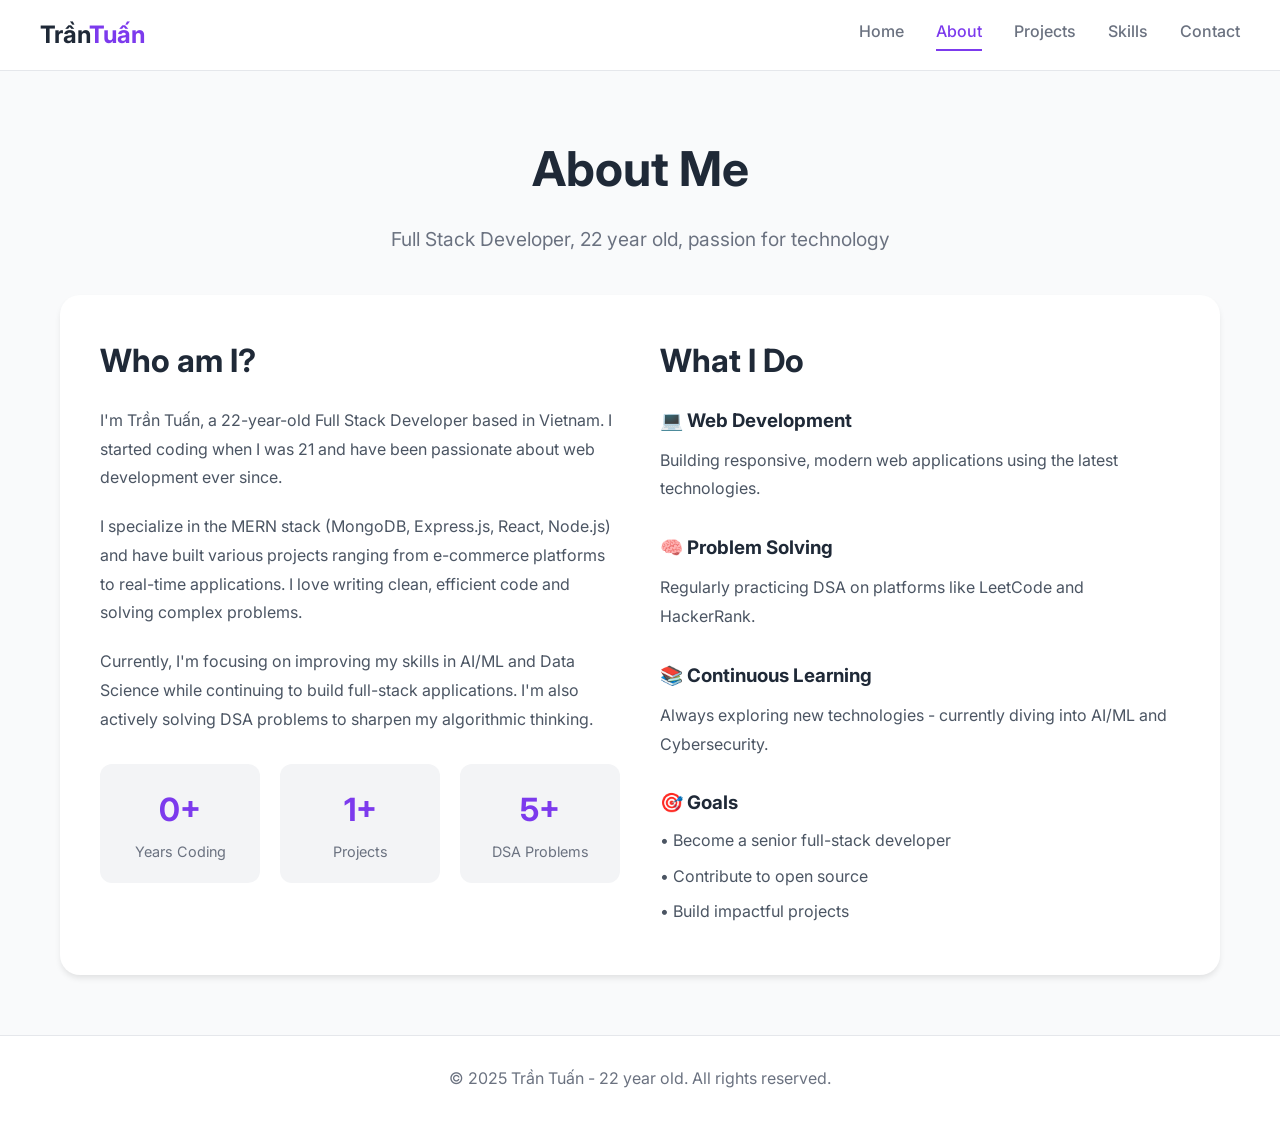
<file: about.html>
<!DOCTYPE html>
<html lang="en">
<head>
    <meta charset="UTF-8">
    <meta name="viewport" content="width=device-width, initial-scale=1.0">
    <title>About | Trần Tuấn</title>
    
    <!-- Font Awesome -->
    <link rel="stylesheet" href="https://cdnjs.cloudflare.com/ajax/libs/font-awesome/6.4.0/css/all.min.css">
    
    <!-- Google Fonts -->
    <link href="https://fonts.googleapis.com/css2?family=Inter:wght@300;400;500;600;700;800&display=swap" rel="stylesheet">
    
    <!-- CSS thuần -->
    <link rel="stylesheet" href="css/style.css">
</head>
<body>
    <!-- Navigation -->
    <nav class="navbar">
        <div class="nav-container">
            <a href="index.html" class="logo">Trần<span>Tuấn</span></a>
            <div class="nav-links">
                <a href="index.html">Home</a>
                <a href="about.html" class="active">About</a>
                <a href="projects.html">Projects</a>
                <a href="skills.html">Skills</a>
                <a href="contact.html">Contact</a>
            </div>
        </div>
    </nav>

    <!-- Main Content -->
    <div class="container">
        <div class="page-header">
            <h1>About Me</h1>
            <p class="subtitle">Full Stack Developer, 22 year old, passion for technology</p>
        </div>

        <div class="about-section">
            <div class="about-grid">
                <div class="about-content">
                    <h2>Who am I?</h2>
                    <p>
                        I'm Trần Tuấn, a 22-year-old Full Stack Developer based in Vietnam. 
                        I started coding when I was 21 and have been passionate about web development ever since.
                    </p>
                    <p>
                        I specialize in the MERN stack (MongoDB, Express.js, React, Node.js) and have built 
                        various projects ranging from e-commerce platforms to real-time applications. 
                        I love writing clean, efficient code and solving complex problems.
                    </p>
                    <p>
                        Currently, I'm focusing on improving my skills in AI/ML and Data Science while 
                        continuing to build full-stack applications. I'm also actively solving DSA problems 
                        to sharpen my algorithmic thinking.
                    </p>

                    <div class="about-stats">
                        <div class="stat-item">
                            <div class="stat-number">0+</div>
                            <div class="stat-label">Years Coding</div>
                        </div>
                        <div class="stat-item">
                            <div class="stat-number">1+</div>
                            <div class="stat-label">Projects</div>
                        </div>
                        <div class="stat-item">
                            <div class="stat-number">5+</div>
                            <div class="stat-label">DSA Problems</div>
                        </div>
                    </div>
                </div>

                <div class="about-content">
                    <h2>What I Do</h2>
                    
                    <div style="margin-bottom: 30px;">
                        <h3 style="color: #1f2937; margin-bottom: 10px;">💻 Web Development</h3>
                        <p style="color: #4b5563;">Building responsive, modern web applications using the latest technologies.</p>
                    </div>

                    <div style="margin-bottom: 30px;">
                        <h3 style="color: #1f2937; margin-bottom: 10px;">🧠 Problem Solving</h3>
                        <p style="color: #4b5563;">Regularly practicing DSA on platforms like LeetCode and HackerRank.</p>
                    </div>

                    <div style="margin-bottom: 30px;">
                        <h3 style="color: #1f2937; margin-bottom: 10px;">📚 Continuous Learning</h3>
                        <p style="color: #4b5563;">Always exploring new technologies - currently diving into AI/ML and Cybersecurity.</p>
                    </div>

                    <div>
                        <h3 style="color: #1f2937; margin-bottom: 10px;">🎯 Goals</h3>
                        <ul style="list-style: none; color: #4b5563;">
                            <li style="margin-bottom: 10px;">• Become a senior full-stack developer</li>
                            <li style="margin-bottom: 10px;">• Contribute to open source</li>
                            <li style="margin-bottom: 10px;">• Build impactful projects</li>
                        </ul>
                    </div>
                </div>
            </div>
        </div>
    </div>

    <!-- Footer -->
    <footer class="footer">
        <div class="container">
            <p>© 2025 Trần Tuấn - 22 year old. All rights reserved.</p>
        </div>
    </footer>
</body>
</html>
</file>
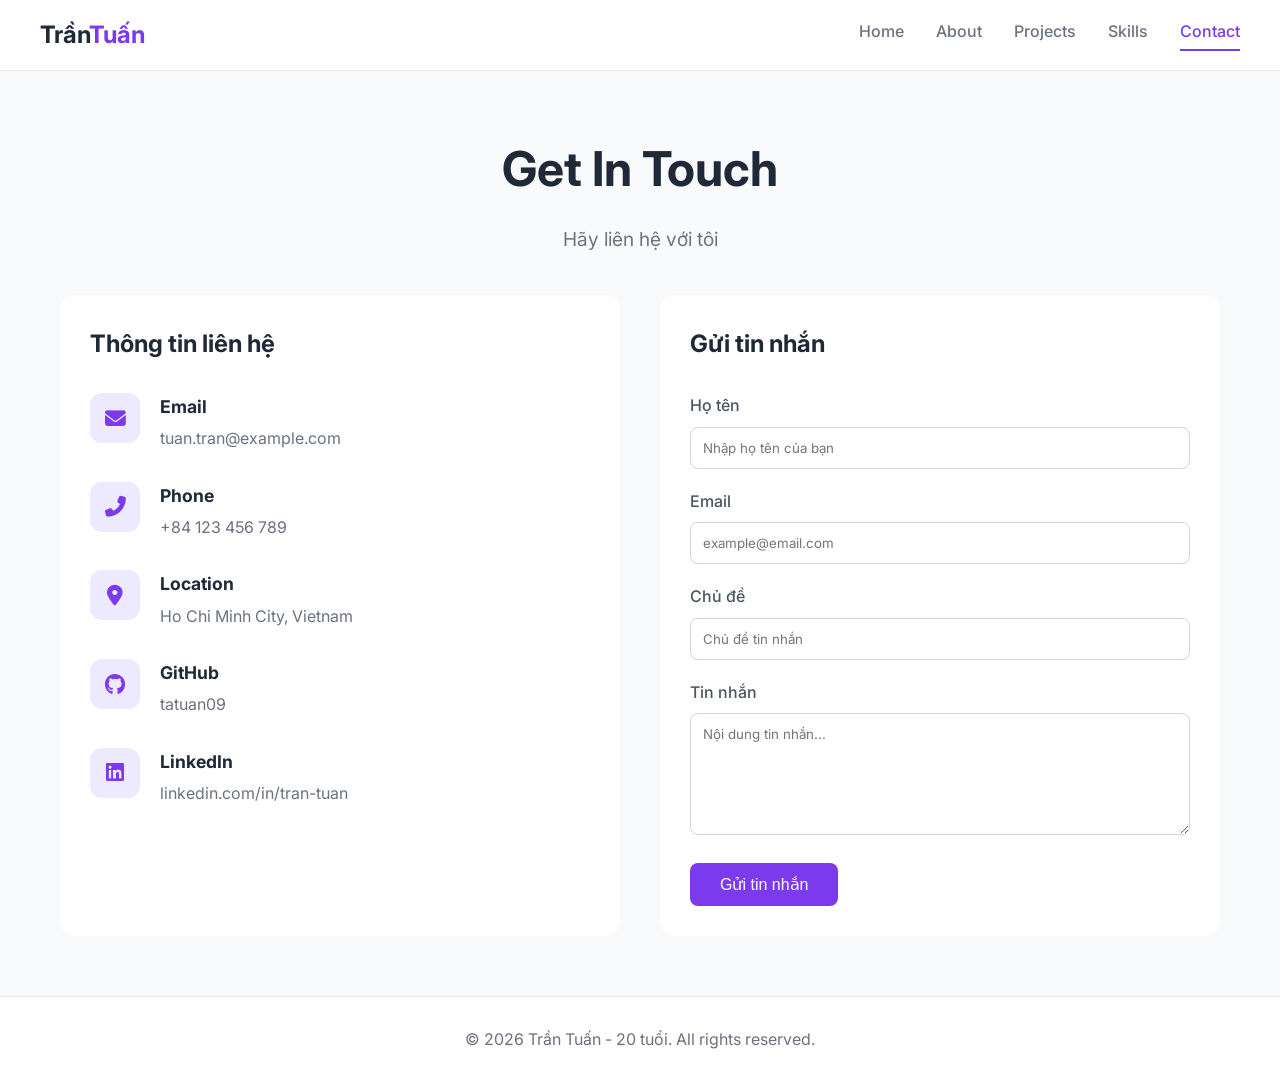
<file: contact.html>
<!DOCTYPE html>
<html lang="en">
<head>
    <meta charset="UTF-8">
    <meta name="viewport" content="width=device-width, initial-scale=1.0">
    <title>Contact | Trần Tuấn</title>
    
    <link rel="stylesheet" href="https://cdnjs.cloudflare.com/ajax/libs/font-awesome/6.4.0/css/all.min.css">
    <link href="https://fonts.googleapis.com/css2?family=Inter:wght@300;400;500;600;700;800&display=swap" rel="stylesheet">
    <link rel="stylesheet" href="css/style.css">
</head>
<body>
    <nav class="navbar">
        <div class="nav-container">
            <a href="index.html" class="logo">Trần<span>Tuấn</span></a>
            <div class="nav-links">
                <a href="index.html">Home</a>
                <a href="about.html">About</a>
                <a href="projects.html">Projects</a>
                <a href="skills.html">Skills</a>
                <a href="contact.html" class="active">Contact</a>
            </div>
        </div>
    </nav>

    <div class="container">
        <div class="page-header">
            <h1>Get In Touch</h1>
            <p class="subtitle">Hãy liên hệ với tôi</p>
        </div>

        <div class="contact-grid">
            <!-- Contact Info -->
            <div class="contact-info">
                <h2 style="font-size: 24px; margin-bottom: 30px; color: #1f2937;">Thông tin liên hệ</h2>
                
                <div class="info-item">
                    <div class="info-icon"><i class="fas fa-envelope"></i></div>
                    <div class="info-content">
                        <h3>Email</h3>
                        <p>tuan.tran@example.com</p>
                    </div>
                </div>

                <div class="info-item">
                    <div class="info-icon"><i class="fas fa-phone-alt"></i></div>
                    <div class="info-content">
                        <h3>Phone</h3>
                        <p>+84 123 456 789</p>
                    </div>
                </div>

                <div class="info-item">
                    <div class="info-icon"><i class="fas fa-map-marker-alt"></i></div>
                    <div class="info-content">
                        <h3>Location</h3>
                        <p>Ho Chi Minh City, Vietnam</p>
                    </div>
                </div>

                <div class="info-item">
                    <div class="info-icon"><i class="fab fa-github"></i></div>
                    <div class="info-content">
                        <h3>GitHub</h3>
                        <p><github class="com">
                        <tatuan09>tatuan09</tatuan09></p>
                    </div>
                </div>

                <div class="info-item">
                    <div class="info-icon"><i class="fab fa-linkedin"></i></div>
                    <div class="info-content">
                        <h3>LinkedIn</h3>
                        <p>linkedin.com/in/tran-tuan</p>
                    </div>
                </div>
            </div>

            <!-- Contact Form -->
            <div class="contact-form">
                <h2 style="font-size: 24px; margin-bottom: 30px; color: #1f2937;">Gửi tin nhắn</h2>
                
                <form id="contactForm">
                    <div class="form-group">
                        <label for="name">Họ tên</label>
                        <input type="text" id="name" name="name" required placeholder="Nhập họ tên của bạn">
                    </div>

                    <div class="form-group">
                        <label for="email">Email</label>
                        <input type="email" id="email" name="email" required placeholder="example@email.com">
                    </div>

                    <div class="form-group">
                        <label for="subject">Chủ đề</label>
                        <input type="text" id="subject" name="subject" placeholder="Chủ đề tin nhắn">
                    </div>

                    <div class="form-group">
                        <label for="message">Tin nhắn</label>
                        <textarea id="message" name="message" rows="6" required placeholder="Nội dung tin nhắn..."></textarea>
                    </div>

                    <button type="submit" class="btn">Gửi tin nhắn</button>
                </form>
            </div>
        </div>
    </div>

    <footer class="footer">
        <div class="container">
            <p>© 2026 Trần Tuấn - 20 tuổi. All rights reserved.</p>
        </div>
    </footer>

    <script>
        document.getElementById('contactForm').addEventListener('submit', function(e) {
            e.preventDefault();
            alert('Cảm ơn bạn đã liên hệ! Tôi sẽ phản hồi sớm nhất.');
            this.reset();
        });
    </script>
</body>
</html>
</file>
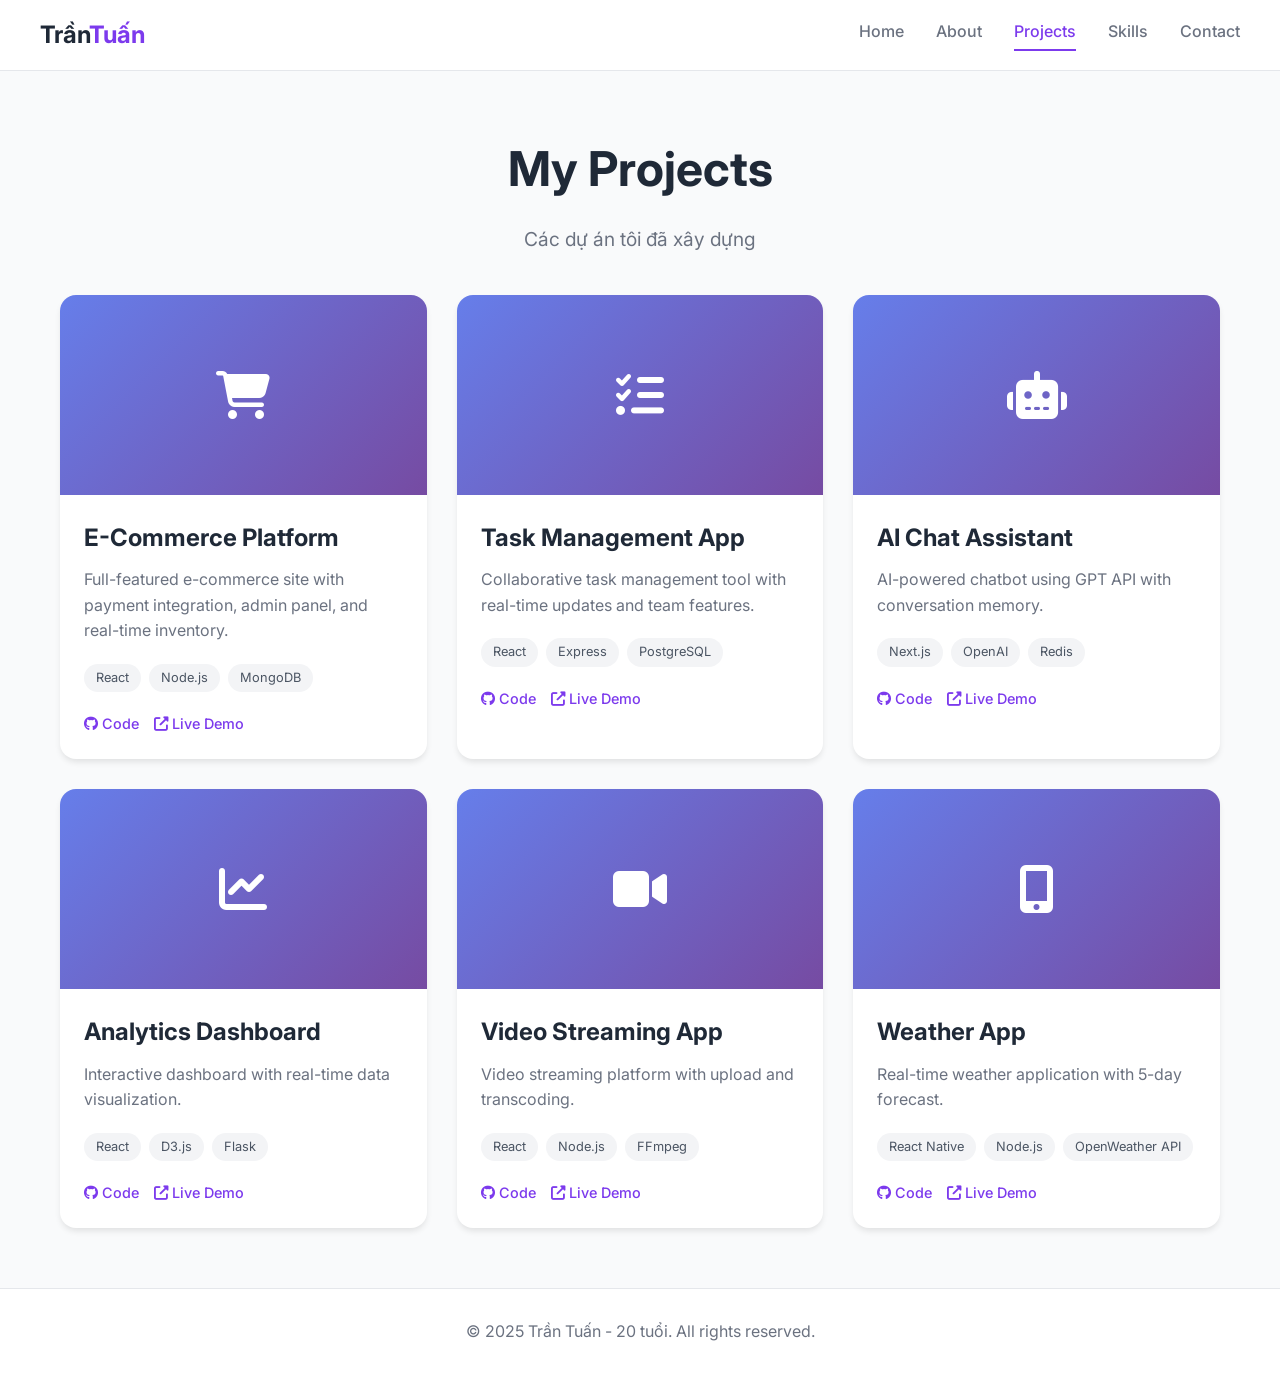
<file: projects.html>
<!DOCTYPE html>
<html lang="en">
<head>
    <meta charset="UTF-8">
    <meta name="viewport" content="width=device-width, initial-scale=1.0">
    <title>Projects | Trần Tuấn</title>
    
    <link rel="stylesheet" href="https://cdnjs.cloudflare.com/ajax/libs/font-awesome/6.4.0/css/all.min.css">
    <link href="https://fonts.googleapis.com/css2?family=Inter:wght@300;400;500;600;700;800&display=swap" rel="stylesheet">
    <link rel="stylesheet" href="css/style.css">
</head>
<body>
    <nav class="navbar">
        <div class="nav-container">
            <a href="index.html" class="logo">Trần<span>Tuấn</span></a>
            <div class="nav-links">
                <a href="index.html">Home</a>
                <a href="about.html">About</a>
                <a href="projects.html" class="active">Projects</a>
                <a href="skills.html">Skills</a>
                <a href="contact.html">Contact</a>
            </div>
        </div>
    </nav>

    <div class="container">
        <div class="page-header">
            <h1>My Projects</h1>
            <p class="subtitle">Các dự án tôi đã xây dựng</p>
        </div>

        <div class="projects-grid">
            <!-- Project 1 -->
            <div class="project-card">
                <div class="project-image">
                    <i class="fas fa-shopping-cart"></i>
                </div>
                <div class="project-content">
                    <h3>E-Commerce Platform</h3>
                    <p>Full-featured e-commerce site with payment integration, admin panel, and real-time inventory.</p>
                    <div class="tech-stack">
                        <span class="tech-tag">React</span>
                        <span class="tech-tag">Node.js</span>
                        <span class="tech-tag">MongoDB</span>
                    </div>
                    <div class="project-links">
                        <a href="#"><i class="fab fa-github"></i> Code</a>
                        <a href="#"><i class="fas fa-external-link-alt"></i> Live Demo</a>
                    </div>
                </div>
            </div>

            <!-- Project 2 -->
            <div class="project-card">
                <div class="project-image">
                    <i class="fas fa-tasks"></i>
                </div>
                <div class="project-content">
                    <h3>Task Management App</h3>
                    <p>Collaborative task management tool with real-time updates and team features.</p>
                    <div class="tech-stack">
                        <span class="tech-tag">React</span>
                        <span class="tech-tag">Express</span>
                        <span class="tech-tag">PostgreSQL</span>
                    </div>
                    <div class="project-links">
                        <a href="#"><i class="fab fa-github"></i> Code</a>
                        <a href="#"><i class="fas fa-external-link-alt"></i> Live Demo</a>
                    </div>
                </div>
            </div>

            <!-- Project 3 -->
            <div class="project-card">
                <div class="project-image">
                    <i class="fas fa-robot"></i>
                </div>
                <div class="project-content">
                    <h3>AI Chat Assistant</h3>
                    <p>AI-powered chatbot using GPT API with conversation memory.</p>
                    <div class="tech-stack">
                        <span class="tech-tag">Next.js</span>
                        <span class="tech-tag">OpenAI</span>
                        <span class="tech-tag">Redis</span>
                    </div>
                    <div class="project-links">
                        <a href="#"><i class="fab fa-github"></i> Code</a>
                        <a href="#"><i class="fas fa-external-link-alt"></i> Live Demo</a>
                    </div>
                </div>
            </div>

            <!-- Project 4 -->
            <div class="project-card">
                <div class="project-image">
                    <i class="fas fa-chart-line"></i>
                </div>
                <div class="project-content">
                    <h3>Analytics Dashboard</h3>
                    <p>Interactive dashboard with real-time data visualization.</p>
                    <div class="tech-stack">
                        <span class="tech-tag">React</span>
                        <span class="tech-tag">D3.js</span>
                        <span class="tech-tag">Flask</span>
                    </div>
                    <div class="project-links">
                        <a href="#"><i class="fab fa-github"></i> Code</a>
                        <a href="#"><i class="fas fa-external-link-alt"></i> Live Demo</a>
                    </div>
                </div>
            </div>

            <!-- Project 5 -->
            <div class="project-card">
                <div class="project-image">
                    <i class="fas fa-video"></i>
                </div>
                <div class="project-content">
                    <h3>Video Streaming App</h3>
                    <p>Video streaming platform with upload and transcoding.</p>
                    <div class="tech-stack">
                        <span class="tech-tag">React</span>
                        <span class="tech-tag">Node.js</span>
                        <span class="tech-tag">FFmpeg</span>
                    </div>
                    <div class="project-links">
                        <a href="#"><i class="fab fa-github"></i> Code</a>
                        <a href="#"><i class="fas fa-external-link-alt"></i> Live Demo</a>
                    </div>
                </div>
            </div>

            <!-- Project 6 -->
            <div class="project-card">
                <div class="project-image">
                    <i class="fas fa-mobile-alt"></i>
                </div>
                <div class="project-content">
                    <h3>Weather App</h3>
                    <p>Real-time weather application with 5-day forecast.</p>
                    <div class="tech-stack">
                        <span class="tech-tag">React Native</span>
                        <span class="tech-tag">Node.js</span>
                        <span class="tech-tag">OpenWeather API</span>
                    </div>
                    <div class="project-links">
                        <a href="#"><i class="fab fa-github"></i> Code</a>
                        <a href="#"><i class="fas fa-external-link-alt"></i> Live Demo</a>
                    </div>
                </div>
            </div>
        </div>
    </div>

    <footer class="footer">
        <div class="container">
            <p>© 2025 Trần Tuấn - 20 tuổi. All rights reserved.</p>
        </div>
    </footer>
</body>
</html>
</file>
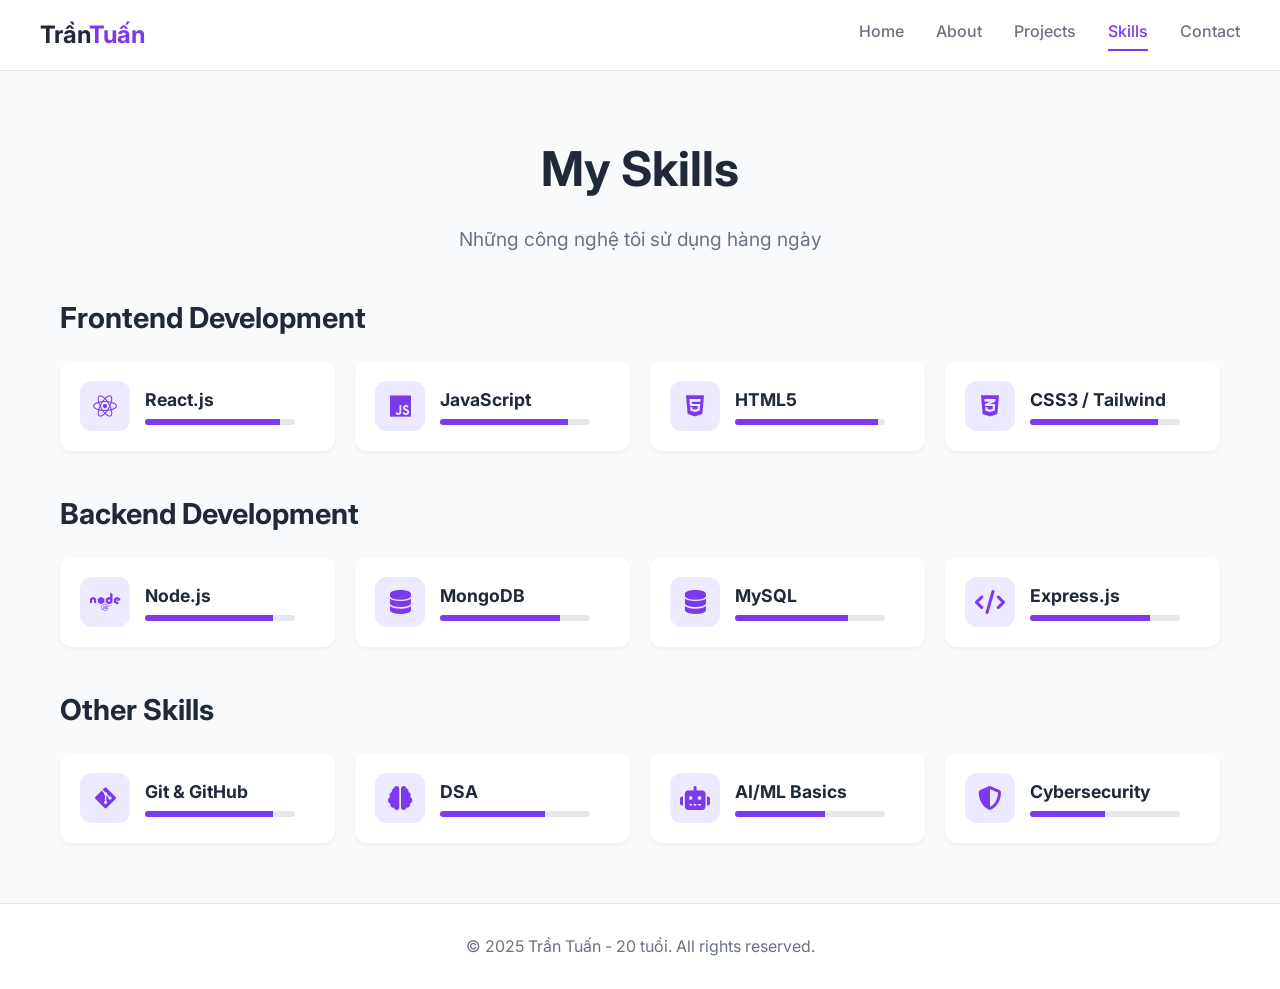
<file: skills.html>
<!DOCTYPE html>
<html lang="en">
<head>
    <meta charset="UTF-8">
    <meta name="viewport" content="width=device-width, initial-scale=1.0">
    <title>Skills | Trần Tuấn</title>
    
    <link rel="stylesheet" href="https://cdnjs.cloudflare.com/ajax/libs/font-awesome/6.4.0/css/all.min.css">
    <link href="https://fonts.googleapis.com/css2?family=Inter:wght@300;400;500;600;700;800&display=swap" rel="stylesheet">
    <link rel="stylesheet" href="css/style.css">
</head>
<body>
    <nav class="navbar">
        <div class="nav-container">
            <a href="index.html" class="logo">Trần<span>Tuấn</span></a>
            <div class="nav-links">
                <a href="index.html">Home</a>
                <a href="about.html">About</a>
                <a href="projects.html">Projects</a>
                <a href="skills.html" class="active">Skills</a>
                <a href="contact.html">Contact</a>
            </div>
        </div>
    </nav>

    <div class="container">
        <div class="page-header">
            <h1>My Skills</h1>
            <p class="subtitle">Những công nghệ tôi sử dụng hàng ngày</p>
        </div>

        <!-- Frontend Skills -->
        <div class="skills-category">
            <h2>Frontend Development</h2>
            <div class="skills-list">
                <div class="skill-item">
                    <div class="skill-icon"><i class="fab fa-react"></i></div>
                    <div class="skill-info">
                        <h3>React.js</h3>
                        <div class="skill-level"><div class="skill-progress" style="width: 90%"></div></div>
                    </div>
                </div>
                <div class="skill-item">
                    <div class="skill-icon"><i class="fab fa-js"></i></div>
                    <div class="skill-info">
                        <h3>JavaScript</h3>
                        <div class="skill-level"><div class="skill-progress" style="width: 85%"></div></div>
                    </div>
                </div>
                <div class="skill-item">
                    <div class="skill-icon"><i class="fab fa-html5"></i></div>
                    <div class="skill-info">
                        <h3>HTML5</h3>
                        <div class="skill-level"><div class="skill-progress" style="width: 95%"></div></div>
                    </div>
                </div>
                <div class="skill-item">
                    <div class="skill-icon"><i class="fab fa-css3-alt"></i></div>
                    <div class="skill-info">
                        <h3>CSS3 / Tailwind</h3>
                        <div class="skill-level"><div class="skill-progress" style="width: 85%"></div></div>
                    </div>
                </div>
            </div>
        </div>

        <!-- Backend Skills -->
        <div class="skills-category">
            <h2>Backend Development</h2>
            <div class="skills-list">
                <div class="skill-item">
                    <div class="skill-icon"><i class="fab fa-node"></i></div>
                    <div class="skill-info">
                        <h3>Node.js</h3>
                        <div class="skill-level"><div class="skill-progress" style="width: 85%"></div></div>
                    </div>
                </div>
                <div class="skill-item">
                    <div class="skill-icon"><i class="fas fa-database"></i></div>
                    <div class="skill-info">
                        <h3>MongoDB</h3>
                        <div class="skill-level"><div class="skill-progress" style="width: 80%"></div></div>
                    </div>
                </div>
                <div class="skill-item">
                    <div class="skill-icon"><i class="fas fa-database"></i></div>
                    <div class="skill-info">
                        <h3>MySQL</h3>
                        <div class="skill-level"><div class="skill-progress" style="width: 75%"></div></div>
                    </div>
                </div>
                <div class="skill-item">
                    <div class="skill-icon"><i class="fas fa-code"></i></div>
                    <div class="skill-info">
                        <h3>Express.js</h3>
                        <div class="skill-level"><div class="skill-progress" style="width: 80%"></div></div>
                    </div>
                </div>
            </div>
        </div>

        <!-- Other Skills -->
        <div class="skills-category">
            <h2>Other Skills</h2>
            <div class="skills-list">
                <div class="skill-item">
                    <div class="skill-icon"><i class="fab fa-git-alt"></i></div>
                    <div class="skill-info">
                        <h3>Git & GitHub</h3>
                        <div class="skill-level"><div class="skill-progress" style="width: 85%"></div></div>
                    </div>
                </div>
                <div class="skill-item">
                    <div class="skill-icon"><i class="fas fa-brain"></i></div>
                    <div class="skill-info">
                        <h3>DSA</h3>
                        <div class="skill-level"><div class="skill-progress" style="width: 70%"></div></div>
                    </div>
                </div>
                <div class="skill-item">
                    <div class="skill-icon"><i class="fas fa-robot"></i></div>
                    <div class="skill-info">
                        <h3>AI/ML Basics</h3>
                        <div class="skill-level"><div class="skill-progress" style="width: 60%"></div></div>
                    </div>
                </div>
                <div class="skill-item">
                    <div class="skill-icon"><i class="fas fa-shield-alt"></i></div>
                    <div class="skill-info">
                        <h3>Cybersecurity</h3>
                        <div class="skill-level"><div class="skill-progress" style="width: 50%"></div></div>
                    </div>
                </div>
            </div>
        </div>
    </div>

    <footer class="footer">
        <div class="container">
            <p>© 2025 Trần Tuấn - 20 tuổi. All rights reserved.</p>
        </div>
    </footer>
</body>
</html>
</file>
<file: css/style.css>
/* css/style.css - CSS thuần cho About, Projects, Skills, Contact */

* {
    margin: 0;
    padding: 0;
    box-sizing: border-box;
}

body {
    font-family: 'Inter', -apple-system, BlinkMacSystemFont, sans-serif;
    background-color: #f9fafb;
    color: #1f2937;
    line-height: 1.6;
}

.container {
    max-width: 1200px;
    margin: 0 auto;
    padding: 0 20px;
}

/* Navigation */
.navbar {
    background-color: white;
    border-bottom: 1px solid #e5e7eb;
    padding: 0 20px;
    position: sticky;
    top: 0;
    z-index: 100;
}

.nav-container {
    max-width: 1200px;
    margin: 0 auto;
    display: flex;
    justify-content: space-between;
    align-items: center;
    height: 70px;
}

.logo {
    font-size: 1.5rem;
    font-weight: 700;
    color: #1f2937;
    text-decoration: none;
}

.logo span {
    color: #7c3aed;
}

.nav-links {
    display: flex;
    gap: 2rem;
}

.nav-links a {
    color: #6b7280;
    text-decoration: none;
    font-weight: 500;
    transition: color 0.2s;
}

.nav-links a:hover,
.nav-links a.active {
    color: #7c3aed;
}

.nav-links a.active {
    border-bottom: 2px solid #7c3aed;
    padding-bottom: 4px;
}

/* Page Header */
.page-header {
    text-align: center;
    margin: 60px 0 40px;
}

.page-header h1 {
    font-size: 3rem;
    color: #1f2937;
    margin-bottom: 1rem;
}

.page-header .subtitle {
    color: #6b7280;
    font-size: 1.2rem;
    max-width: 600px;
    margin: 0 auto;
}

/* About Page */
.about-section {
    background: white;
    border-radius: 20px;
    padding: 40px;
    margin: 40px 0;
    box-shadow: 0 4px 6px -1px rgba(0,0,0,0.1);
}

.about-grid {
    display: grid;
    grid-template-columns: 1fr 1fr;
    gap: 40px;
}

.about-content h2 {
    font-size: 2rem;
    color: #1f2937;
    margin-bottom: 20px;
}

.about-content p {
    color: #4b5563;
    margin-bottom: 20px;
    line-height: 1.8;
}

.about-stats {
    display: grid;
    grid-template-columns: repeat(3, 1fr);
    gap: 20px;
    margin-top: 30px;
}

.stat-item {
    background: #f3f4f6;
    padding: 20px;
    border-radius: 12px;
    text-align: center;
}

.stat-number {
    font-size: 2rem;
    font-weight: 700;
    color: #7c3aed;
    margin-bottom: 5px;
}

.stat-label {
    color: #6b7280;
    font-size: 0.9rem;
}

/* Projects Page */
.projects-grid {
    display: grid;
    grid-template-columns: repeat(auto-fill, minmax(350px, 1fr));
    gap: 30px;
    margin: 40px 0;
}

.project-card {
    background: white;
    border-radius: 16px;
    overflow: hidden;
    box-shadow: 0 4px 6px -1px rgba(0,0,0,0.1);
    transition: transform 0.2s;
}

.project-card:hover {
    transform: translateY(-5px);
}

.project-image {
    height: 200px;
    background: linear-gradient(135deg, #667eea 0%, #764ba2 100%);
    display: flex;
    align-items: center;
    justify-content: center;
    color: white;
    font-size: 3rem;
}

.project-content {
    padding: 24px;
}

.project-content h3 {
    font-size: 1.5rem;
    color: #1f2937;
    margin-bottom: 10px;
}

.project-content p {
    color: #6b7280;
    margin-bottom: 20px;
}

.tech-stack {
    display: flex;
    flex-wrap: wrap;
    gap: 8px;
    margin-bottom: 20px;
}

.tech-tag {
    background: #f3f4f6;
    color: #4b5563;
    padding: 4px 12px;
    border-radius: 20px;
    font-size: 0.8rem;
}

.project-links {
    display: flex;
    gap: 15px;
}

.project-links a {
    color: #7c3aed;
    text-decoration: none;
    font-size: 0.9rem;
    font-weight: 500;
}

/* Skills Page */
.skills-category {
    margin: 40px 0;
}

.skills-category h2 {
    font-size: 1.8rem;
    color: #1f2937;
    margin-bottom: 20px;
}

.skills-list {
    display: grid;
    grid-template-columns: repeat(auto-fill, minmax(250px, 1fr));
    gap: 20px;
}

.skill-item {
    background: white;
    padding: 20px;
    border-radius: 12px;
    display: flex;
    align-items: center;
    gap: 15px;
    box-shadow: 0 2px 4px rgba(0,0,0,0.05);
}

.skill-icon {
    width: 50px;
    height: 50px;
    background: #ede9fe;
    border-radius: 12px;
    display: flex;
    align-items: center;
    justify-content: center;
    color: #7c3aed;
    font-size: 1.5rem;
}

.skill-info h3 {
    font-size: 1.1rem;
    color: #1f2937;
    margin-bottom: 5px;
}

.skill-level {
    height: 6px;
    width: 150px;
    background: #e5e7eb;
    border-radius: 3px;
    overflow: hidden;
}

.skill-progress {
    height: 100%;
    background: #7c3aed;
}

/* Contact Page */
.contact-grid {
    display: grid;
    grid-template-columns: 1fr 1fr;
    gap: 40px;
    margin: 40px 0;
}

.contact-info {
    background: white;
    border-radius: 16px;
    padding: 30px;
}

.info-item {
    display: flex;
    gap: 20px;
    margin-bottom: 30px;
}

.info-icon {
    width: 50px;
    height: 50px;
    background: #ede9fe;
    border-radius: 12px;
    display: flex;
    align-items: center;
    justify-content: center;
    color: #7c3aed;
    font-size: 1.3rem;
}

.info-content h3 {
    font-size: 1.1rem;
    color: #1f2937;
    margin-bottom: 5px;
}

.info-content p {
    color: #6b7280;
}

.contact-form {
    background: white;
    border-radius: 16px;
    padding: 30px;
}

.form-group {
    margin-bottom: 20px;
}

.form-group label {
    display: block;
    margin-bottom: 8px;
    color: #4b5563;
    font-weight: 500;
}

.form-group input,
.form-group textarea {
    width: 100%;
    padding: 12px;
    border: 1px solid #d1d5db;
    border-radius: 8px;
    font-family: inherit;
    transition: all 0.2s;
}

.form-group input:focus,
.form-group textarea:focus {
    outline: none;
    border-color: #7c3aed;
    box-shadow: 0 0 0 3px rgba(124, 58, 237, 0.1);
}

.btn {
    background: #7c3aed;
    color: white;
    padding: 12px 30px;
    border: none;
    border-radius: 8px;
    font-size: 1rem;
    font-weight: 500;
    cursor: pointer;
    transition: background 0.2s;
}

.btn:hover {
    background: #6d28d9;
}

/* Footer */
.footer {
    background: white;
    border-top: 1px solid #e5e7eb;
    padding: 30px 0;
    margin-top: 60px;
    text-align: center;
    color: #6b7280;
}

/* Responsive */
@media (max-width: 768px) {
    .nav-links {
        display: none;
    }
    
    .about-grid,
    .contact-grid {
        grid-template-columns: 1fr;
    }
    
    .page-header h1 {
        font-size: 2rem;
    }
}
</file>
